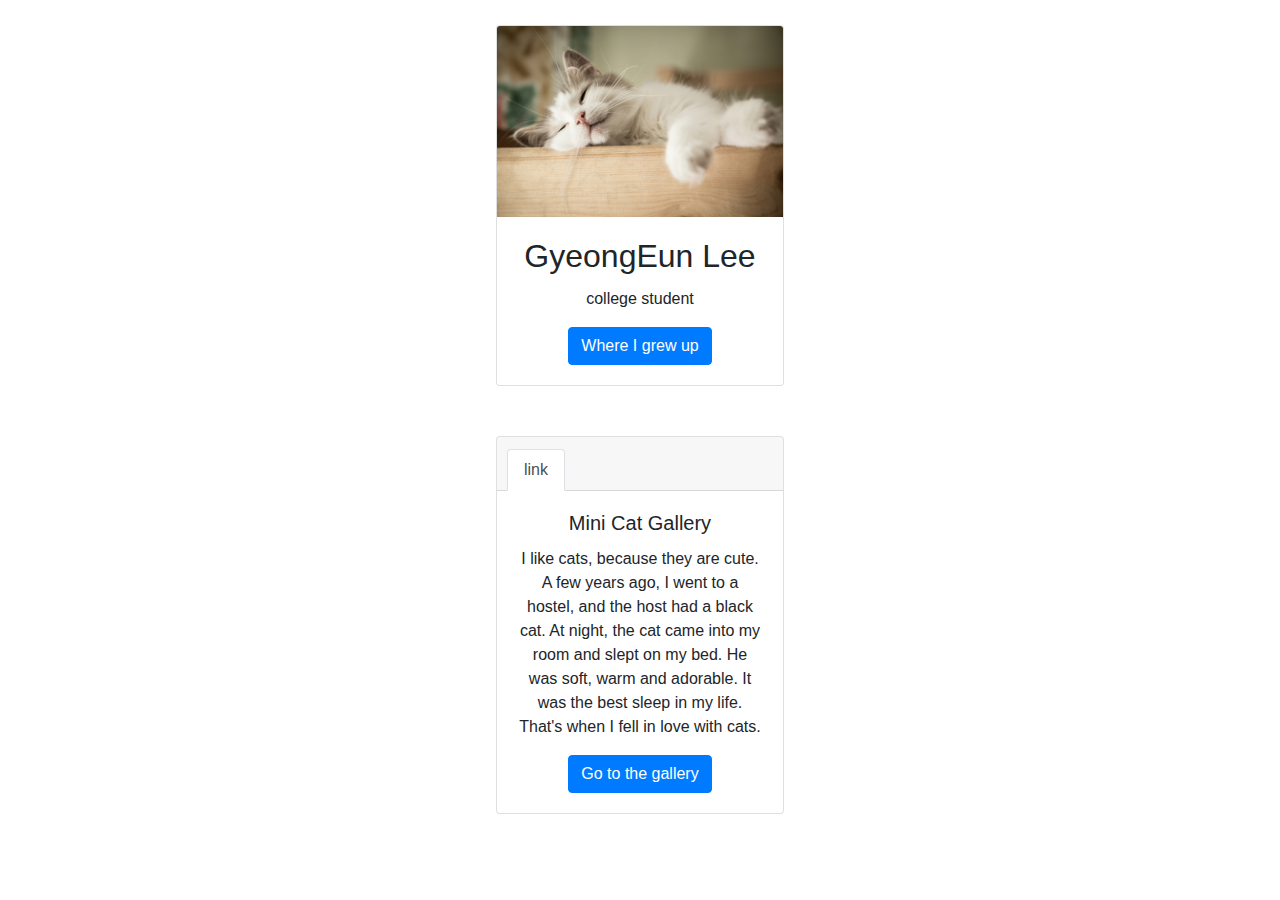
<file: assignment1.html>
<!DOCTYPE html>
<html lang="en">
  <head>
    <meta charset="UTF-8" />
    <meta name="viewport" content="width=device-width, initial-scale=1.0" />
    <title>Assignment1</title>
    <link
      rel="stylesheet"
      href="https://maxcdn.bootstrapcdn.com/bootstrap/4.5.2/css/bootstrap.min.css"
    />
  </head>
  <style>
    body {
      display: flex;
      flex-direction: column;
      align-items: center;
    }
    .card {
      margin: 25px;
      text-align: center;
    }
  </style>
  <body>
    <div class="card" style="width: 18rem">
      <img class="card-img-top" src="imgs/cat1.jpg" alt="Card image cap" />
      <div class="card-body">
        <h2 class="card-title">GyeongEun Lee</h2>
        <p class="card-text">college student</p>
        <a
          href="https://goo.gl/maps/EULdEMhFiHX7d8sy7"
          target="_blank"
          class="btn btn-primary"
          >Where I grew up</a
        >
      </div>
    </div>

    <div class="card text-center" style="width: 18rem">
      <div class="card-header">
        <ul class="nav nav-tabs card-header-tabs">
          <li class="nav-item">
            <a class="nav-link active" href="gallery.html">link</a>
          </li>
        </ul>
      </div>
      <div class="card-body">
        <h5 class="card-title">Mini Cat Gallery</h5>
        <p class="card-text">
          I like cats, because they are cute. A few years ago, I went to a
          hostel, and the host had a black cat. At night, the cat came into my
          room and slept on my bed. He was soft, warm and adorable. It was the
          best sleep in my life. That's when I fell in love with cats.
        </p>
        <a href="gallery.html" class="btn btn-primary">Go to the gallery</a>
      </div>
    </div>
  </body>
</html>
</file>
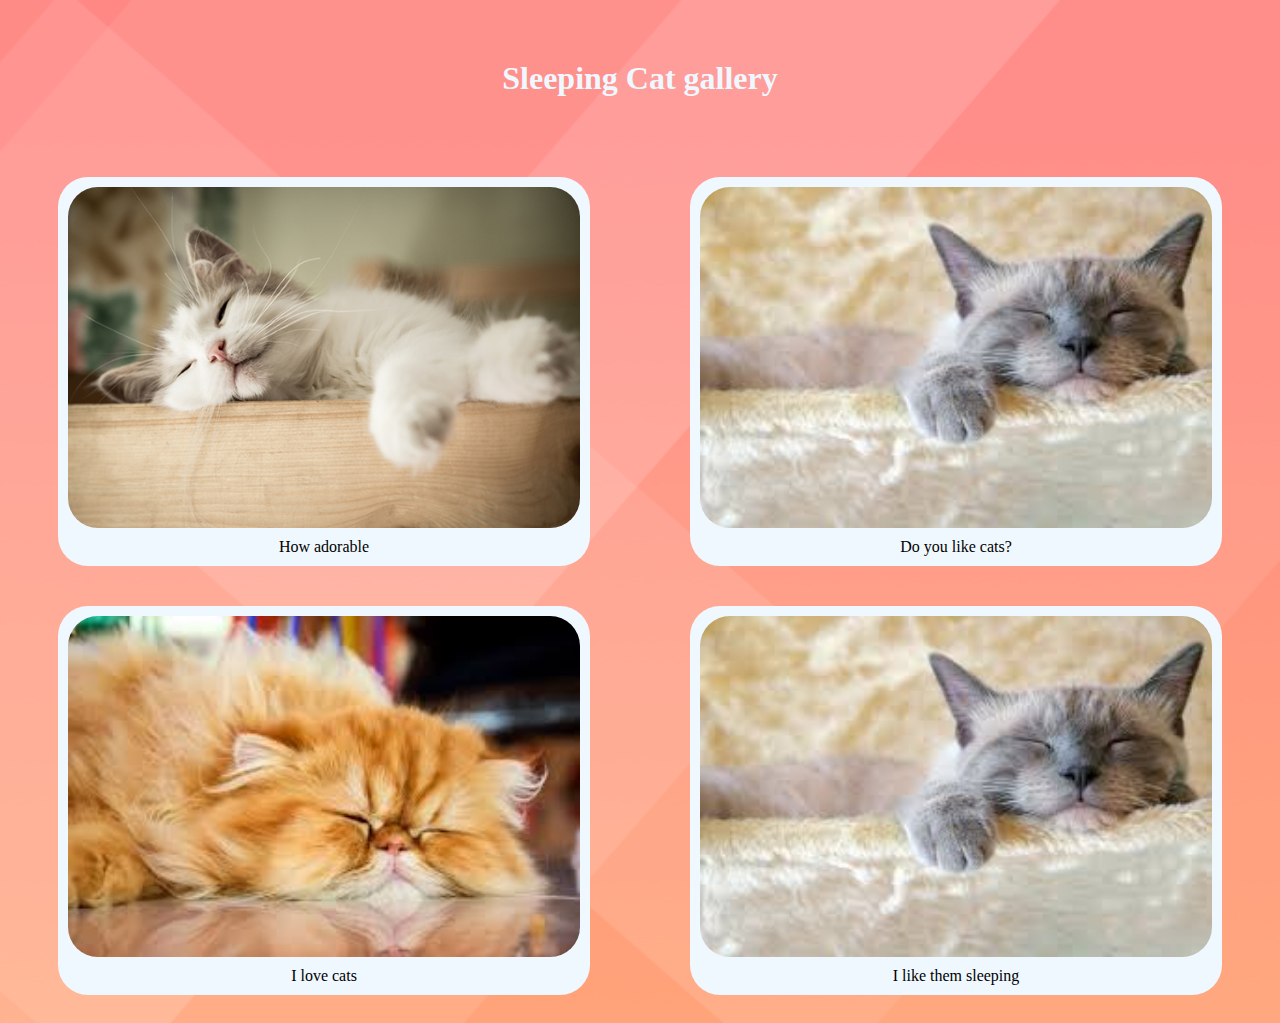
<file: gallery.html>
<!DOCTYPE html>
<html lang="en">
  <head>
    <meta charset="UTF-8" />
    <meta name="viewport" content="width=device-width, initial-scale=1.0" />
    <title>Sleeping cat gallery</title>
    <link rel="stylesheet" href="gallery_style.css" />
  </head>
  <body>
    <h1><a href="#">Sleeping Cat gallery</a></h1>
    <div class="imgs">
      <div class="img">
        <img src="imgs/cat1.jpg" alt="cat1" />
        <span>How adorable</span>
      </div>
      <div class="img">
        <img src="imgs/cat4.jpg" alt="cat1" />
        <span>Do you like cats?</span>
      </div>
      <div class="img">
        <img src="imgs/cat3.jpg" alt="cat1" />
        <span>I love cats</span>
      </div>
      <div class="img">
        <img src="imgs/cat4.jpg" alt="cat1" />
        <span>I like them sleeping</span>
      </div>
    </div>
  </body>
</html>
</file>
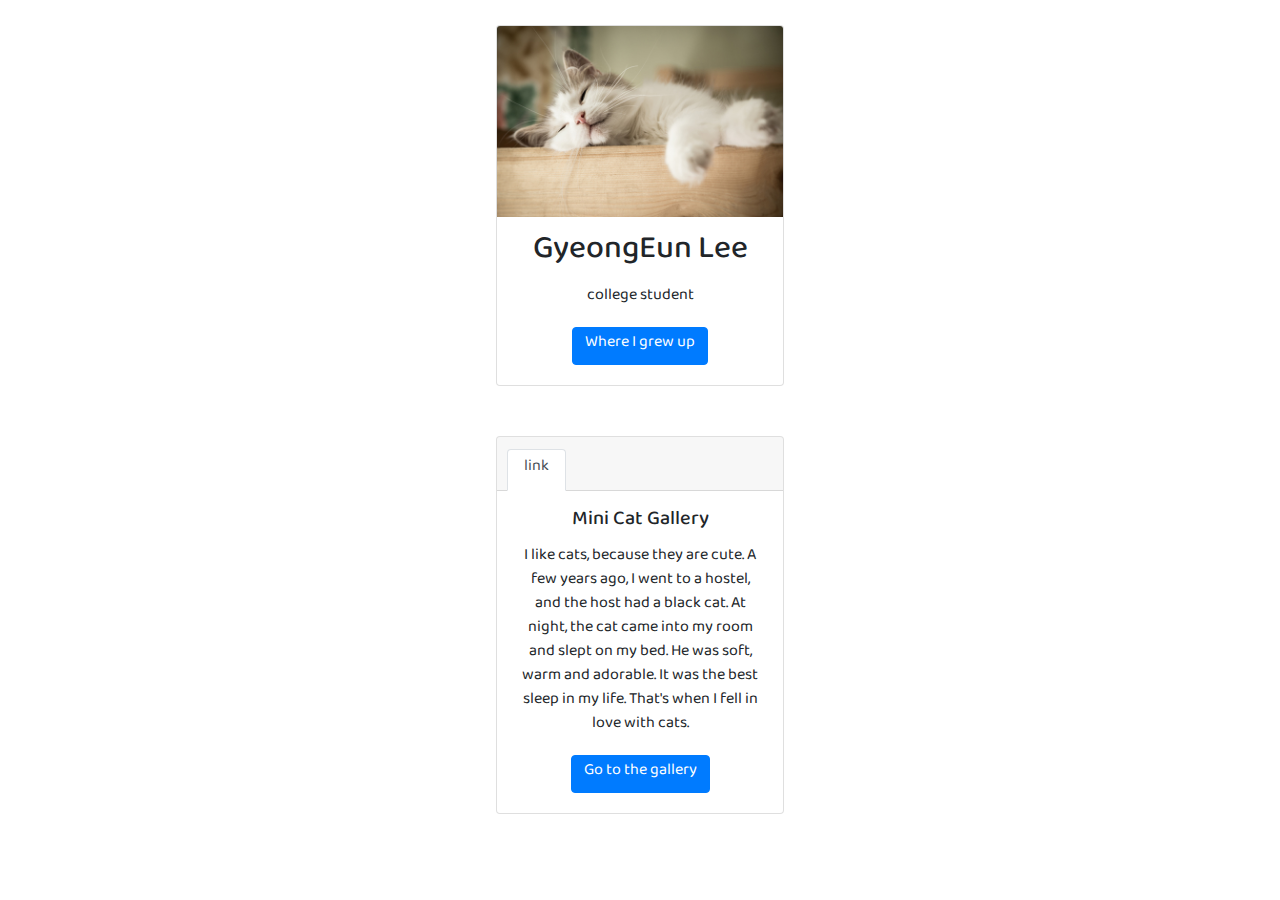
<file: assignment1/assignment1.html>
<!DOCTYPE html>
<html lang="en">
  <head>
    <meta charset="UTF-8" />
    <meta name="viewport" content="width=device-width, initial-scale=1.0" />
    <title>Assignment1</title>
    <link
      rel="stylesheet"
      href="https://maxcdn.bootstrapcdn.com/bootstrap/4.5.2/css/bootstrap.min.css"
    />
    <link
      href="https://fonts.googleapis.com/css2?family=Baloo+Tammudu+2:wght@400;500&family=Nanum+Gothic+Coding&display=swap"
      rel="stylesheet"
    />
  </head>
  <style>
    body {
      display: flex;
      flex-direction: column;
      align-items: center;
      font-family: "Baloo Tammudu 2", cursive;
    }
    .card {
      margin: 25px;
      text-align: center;
    }
  </style>
  <body>
    <div class="card" style="width: 18rem">
      <img class="card-img-top" src="imgs/cat1.jpg" alt="Card image cap" />
      <div class="card-body">
        <h2 class="card-title">GyeongEun Lee</h2>
        <p class="card-text">college student</p>
        <a
          href="https://goo.gl/maps/EULdEMhFiHX7d8sy7"
          target="_blank"
          class="btn btn-primary"
          >Where I grew up</a
        >
      </div>
    </div>

    <div class="card text-center" style="width: 18rem">
      <div class="card-header">
        <ul class="nav nav-tabs card-header-tabs">
          <li class="nav-item">
            <a class="nav-link active" href="gallery.html">link</a>
          </li>
        </ul>
      </div>
      <div class="card-body">
        <h5 class="card-title">Mini Cat Gallery</h5>
        <p class="card-text">
          I like cats, because they are cute. A few years ago, I went to a
          hostel, and the host had a black cat. At night, the cat came into my
          room and slept on my bed. He was soft, warm and adorable. It was the
          best sleep in my life. That's when I fell in love with cats.
        </p>
        <a href="gallery.html" class="btn btn-primary">Go to the gallery</a>
      </div>
    </div>
  </body>
</html>
</file>
<file: gallery_style.css>
body {
  background-image: url("imgs/homebackground.png");
  background-position: center;
  background-size: cover;
  background-repeat: no-repeat;
}
h1 {
  text-align: center;
  margin: 50px auto;
  padding: 10px;
  cursor: pointer;
}

h1 a {
  text-decoration: none;
  color: aliceblue;
}

.imgs {
  display: flex;
  justify-content: space-around;
  flex-wrap: wrap;
}

.img > img {
  width: 40vw;
  border-radius: 30px;
}

.img {
  display: flex;
  flex-direction: column;
  margin: 20px auto;
  background-color: aliceblue;
  padding: 10px;
  border-radius: 30px;
  transition: all 500ms ease;
}

.img:hover {
  background-color: beige;
  transform: scale(1.1);
}

.img > span {
  padding-top: 10px;
  text-align: center;
}

@media screen and (max-width: 768px) {
  .imgs {
    flex-direction: column;
  }
  .img > img {
    width: 70vw;
    align-items: center;
  }
}
</file>
